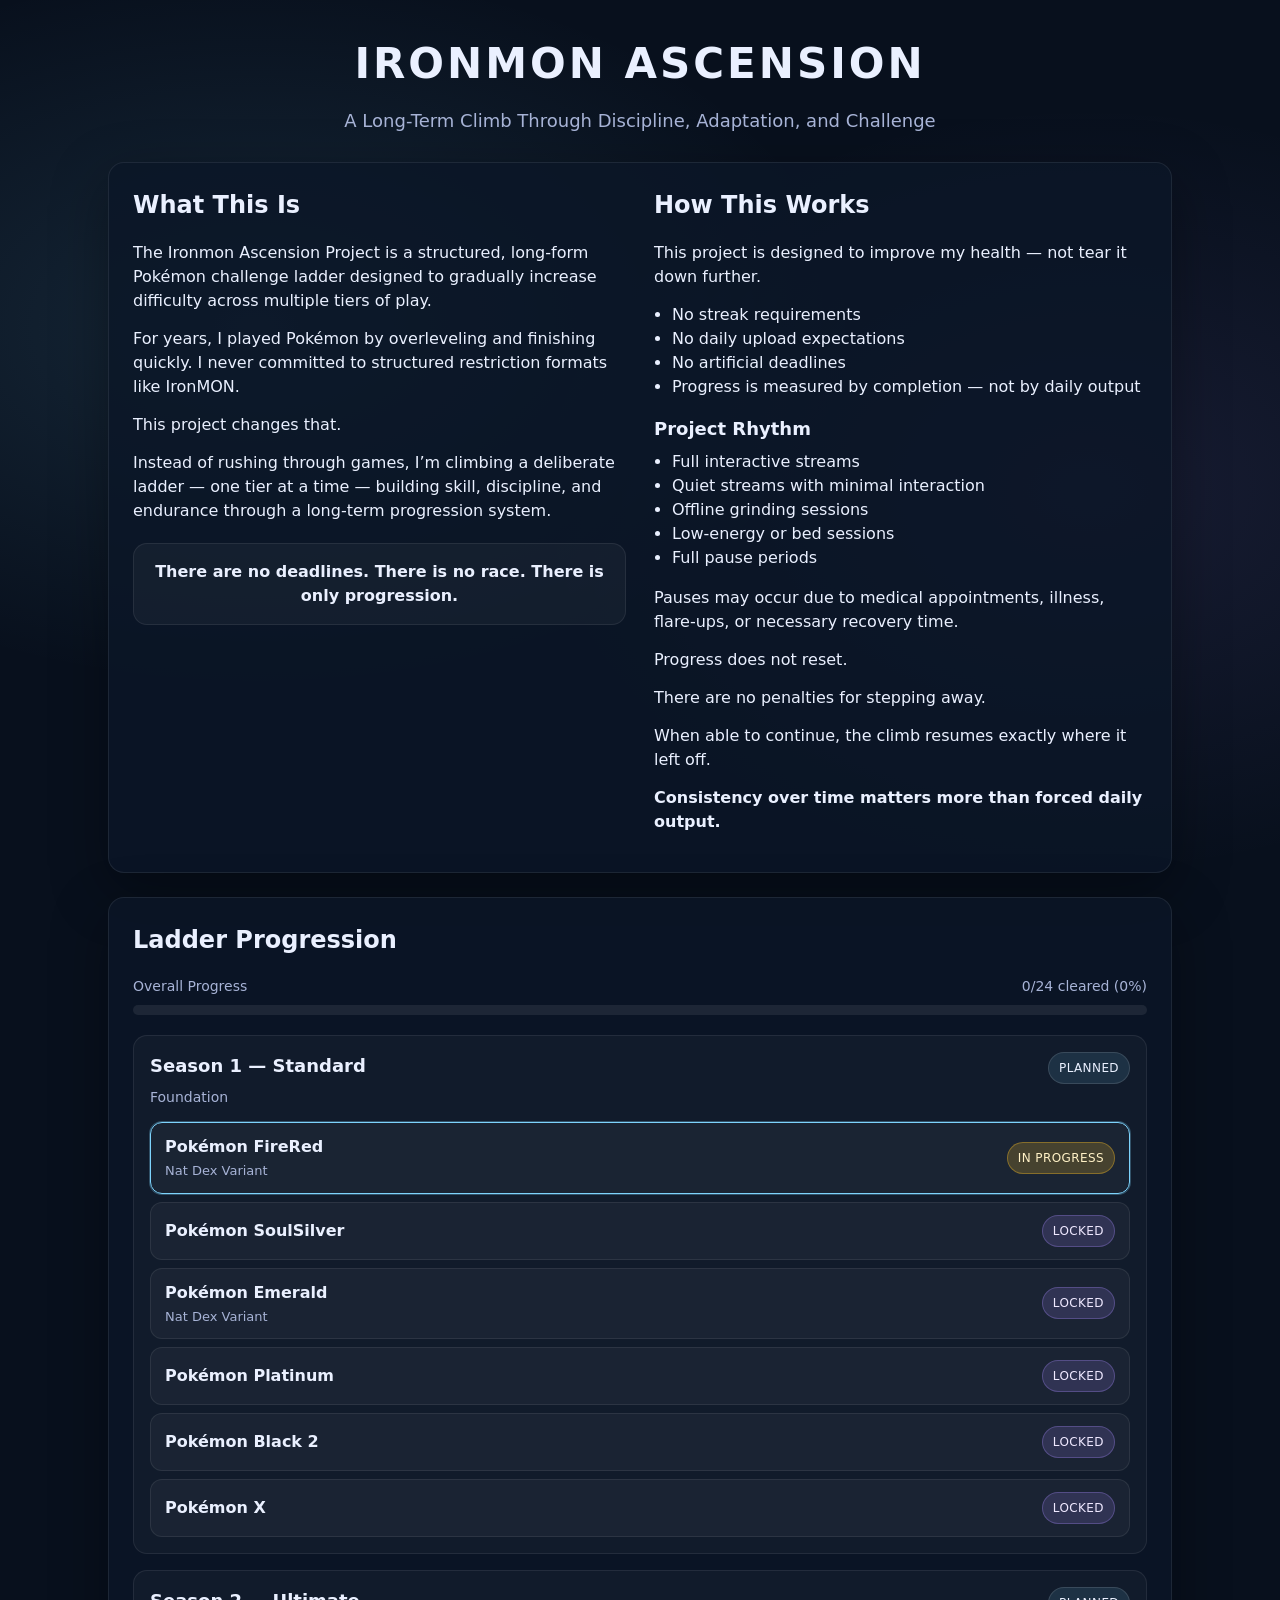
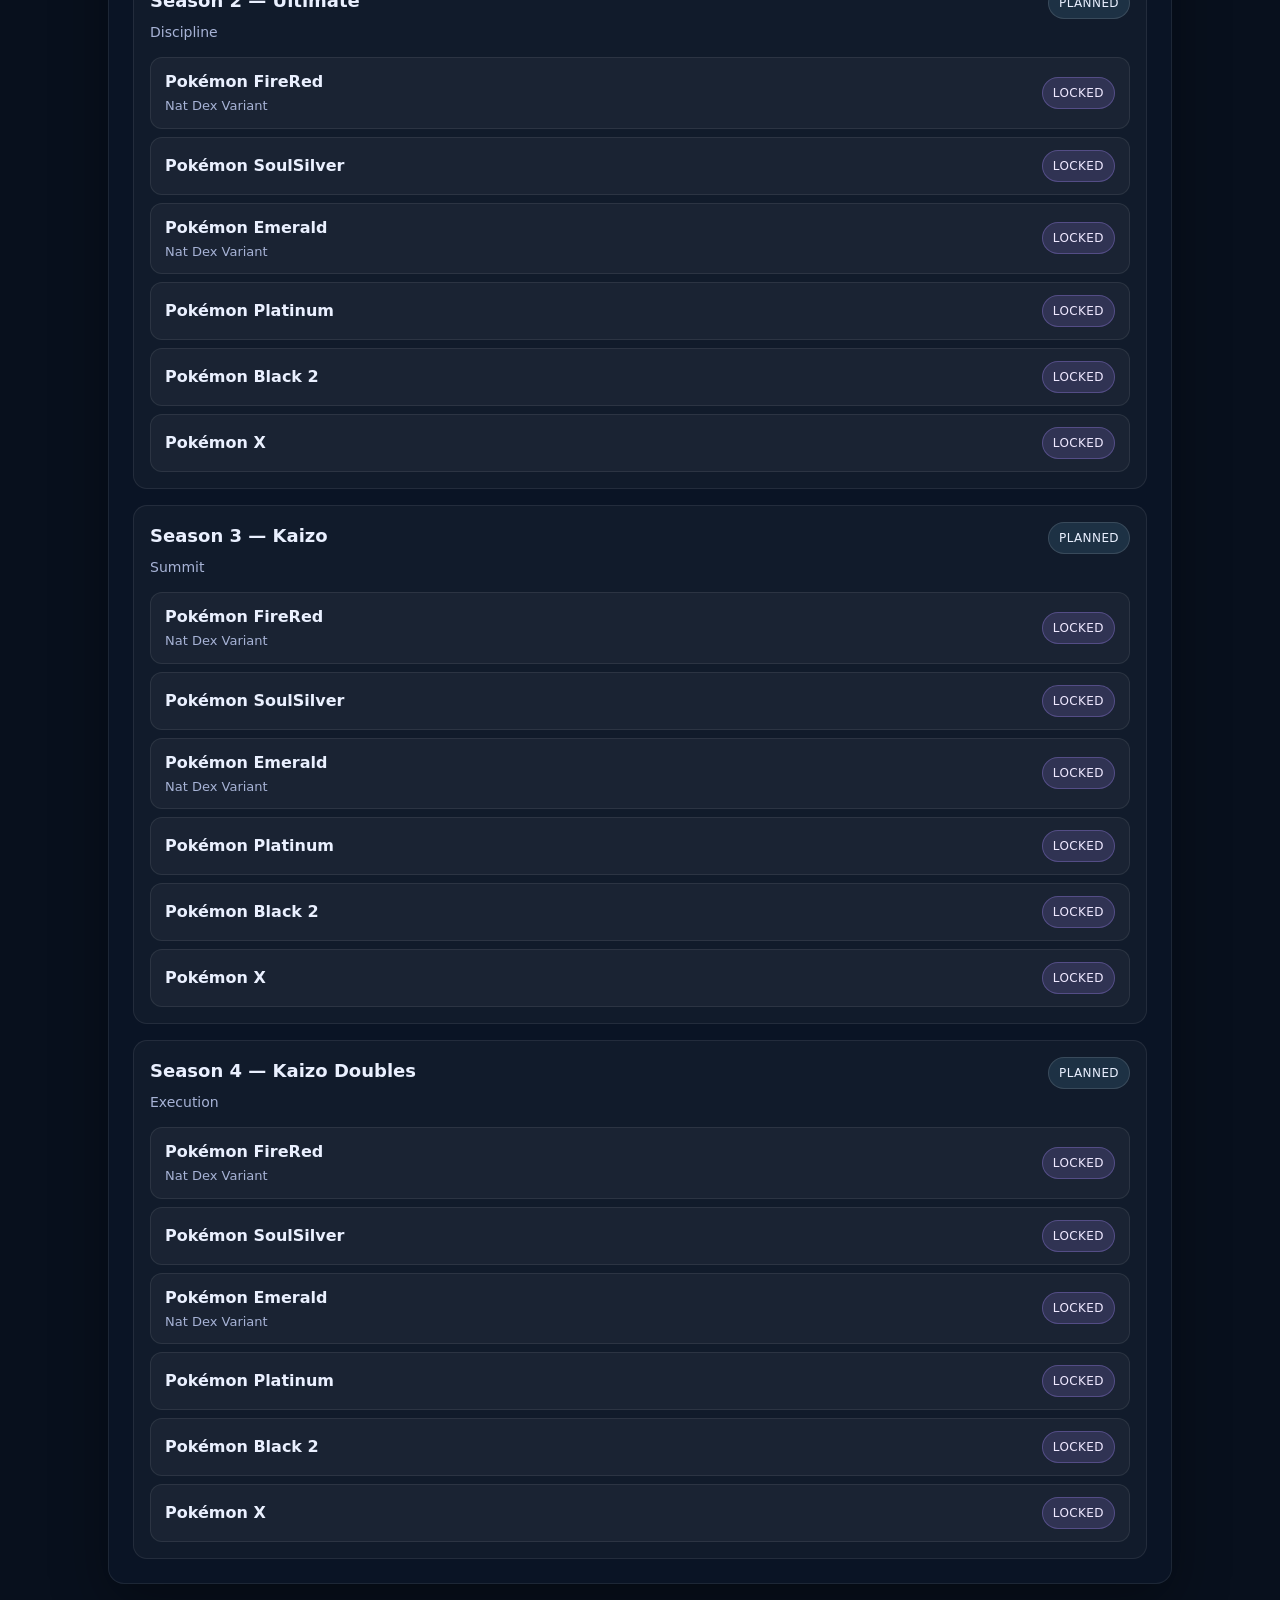
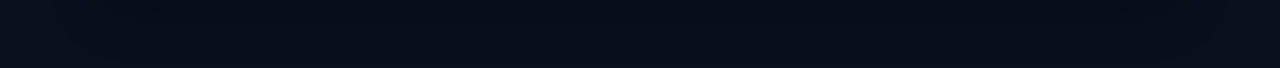
<file: index.html>
<!doctype html>
<html lang="en">
<head>
  <meta charset="utf-8">
  <meta name="viewport" content="width=device-width,initial-scale=1">
  <meta name="description" content="Ironmon Ascension — a long-term Pokémon challenge ladder built around structured progression.">
  <title>Ironmon Ascension</title>
  <link rel="stylesheet" href="assets/style.css">
</head>
<body>
<div class="wrap">
<section class="hero">
  <h1 class="title">Ironmon Ascension</h1>
  <p class="subtitle">A Long-Term Climb Through Discipline, Adaptation, and Challenge</p>
</section><section class="card">
  <div class="two-col">
    <div>
      <h2>What This Is</h2>

              <p>The Ironmon Ascension Project is a structured, long-form Pokémon challenge ladder designed to gradually increase difficulty across multiple tiers of play.</p>
              <p>For years, I played Pokémon by overleveling and finishing quickly. I never committed to structured restriction formats like IronMON.</p>
              <p>This project changes that.</p>
              <p>Instead of rushing through games, I’m climbing a deliberate ladder — one tier at a time — building skill, discipline, and endurance through a long-term progression system.</p>
      
      <div class="quote">
        There are no deadlines. There is no race. There is only progression.      </div>
    </div>

    <div>
      <h2>How This Works</h2>

      <p>This project is designed to improve my health — not tear it down further.</p>

      <ul>
                  <li>No streak requirements</li>
                  <li>No daily upload expectations</li>
                  <li>No artificial deadlines</li>
                  <li>Progress is measured by completion — not by daily output</li>
              </ul>

      <h3>Project Rhythm</h3>
      <ul>
                  <li>Full interactive streams</li>
                  <li>Quiet streams with minimal interaction</li>
                  <li>Offline grinding sessions</li>
                  <li>Low-energy or bed sessions</li>
                  <li>Full pause periods</li>
              </ul>

      <p>Pauses may occur due to medical appointments, illness, flare-ups, or necessary recovery time.</p>

              <p>Progress does not reset.</p>
              <p>There are no penalties for stepping away.</p>
              <p>When able to continue, the climb resumes exactly where it left off.</p>
      
      <p><strong>Consistency over time matters more than forced daily output.</strong></p>
    </div>
  </div>
</section><section class="card">
  <h2>Ladder Progression</h2>

  
  <div class="progress-wrap">
    <div class="progress-meta">
      <span>Overall Progress</span>
      <span>0/24 cleared (0%)</span>
    </div>
    <div class="progress-bar">
      <div class="progress-fill" style="width: 0%;"></div>
    </div>
  </div>

      
    <div class="season">
      <div class="season-head">
        <div>
          <h3>Season 1 — Standard</h3>
          <p class="season-tag">Foundation</p>
        </div>
        <span class="pill">Planned</span>
      </div>

      <div class="game-list">
                  
          <div class="game-row active">
            <div>
              <div class="game-name">Pokémon FireRed</div>

                              <div class="game-note">Nat Dex Variant</div>
              
                          </div>

            <span class="status in_progress">
              IN PROGRESS            </span>
          </div>
                  
          <div class="game-row">
            <div>
              <div class="game-name">Pokémon SoulSilver</div>

              
                          </div>

            <span class="status locked">
              LOCKED            </span>
          </div>
                  
          <div class="game-row">
            <div>
              <div class="game-name">Pokémon Emerald</div>

                              <div class="game-note">Nat Dex Variant</div>
              
                          </div>

            <span class="status locked">
              LOCKED            </span>
          </div>
                  
          <div class="game-row">
            <div>
              <div class="game-name">Pokémon Platinum</div>

              
                          </div>

            <span class="status locked">
              LOCKED            </span>
          </div>
                  
          <div class="game-row">
            <div>
              <div class="game-name">Pokémon Black 2</div>

              
                          </div>

            <span class="status locked">
              LOCKED            </span>
          </div>
                  
          <div class="game-row">
            <div>
              <div class="game-name">Pokémon X</div>

              
                          </div>

            <span class="status locked">
              LOCKED            </span>
          </div>
              </div>
    </div>
      
    <div class="season">
      <div class="season-head">
        <div>
          <h3>Season 2 — Ultimate</h3>
          <p class="season-tag">Discipline</p>
        </div>
        <span class="pill">Planned</span>
      </div>

      <div class="game-list">
                  
          <div class="game-row">
            <div>
              <div class="game-name">Pokémon FireRed</div>

                              <div class="game-note">Nat Dex Variant</div>
              
                          </div>

            <span class="status locked">
              LOCKED            </span>
          </div>
                  
          <div class="game-row">
            <div>
              <div class="game-name">Pokémon SoulSilver</div>

              
                          </div>

            <span class="status locked">
              LOCKED            </span>
          </div>
                  
          <div class="game-row">
            <div>
              <div class="game-name">Pokémon Emerald</div>

                              <div class="game-note">Nat Dex Variant</div>
              
                          </div>

            <span class="status locked">
              LOCKED            </span>
          </div>
                  
          <div class="game-row">
            <div>
              <div class="game-name">Pokémon Platinum</div>

              
                          </div>

            <span class="status locked">
              LOCKED            </span>
          </div>
                  
          <div class="game-row">
            <div>
              <div class="game-name">Pokémon Black 2</div>

              
                          </div>

            <span class="status locked">
              LOCKED            </span>
          </div>
                  
          <div class="game-row">
            <div>
              <div class="game-name">Pokémon X</div>

              
                          </div>

            <span class="status locked">
              LOCKED            </span>
          </div>
              </div>
    </div>
      
    <div class="season">
      <div class="season-head">
        <div>
          <h3>Season 3 — Kaizo</h3>
          <p class="season-tag">Summit</p>
        </div>
        <span class="pill">Planned</span>
      </div>

      <div class="game-list">
                  
          <div class="game-row">
            <div>
              <div class="game-name">Pokémon FireRed</div>

                              <div class="game-note">Nat Dex Variant</div>
              
                          </div>

            <span class="status locked">
              LOCKED            </span>
          </div>
                  
          <div class="game-row">
            <div>
              <div class="game-name">Pokémon SoulSilver</div>

              
                          </div>

            <span class="status locked">
              LOCKED            </span>
          </div>
                  
          <div class="game-row">
            <div>
              <div class="game-name">Pokémon Emerald</div>

                              <div class="game-note">Nat Dex Variant</div>
              
                          </div>

            <span class="status locked">
              LOCKED            </span>
          </div>
                  
          <div class="game-row">
            <div>
              <div class="game-name">Pokémon Platinum</div>

              
                          </div>

            <span class="status locked">
              LOCKED            </span>
          </div>
                  
          <div class="game-row">
            <div>
              <div class="game-name">Pokémon Black 2</div>

              
                          </div>

            <span class="status locked">
              LOCKED            </span>
          </div>
                  
          <div class="game-row">
            <div>
              <div class="game-name">Pokémon X</div>

              
                          </div>

            <span class="status locked">
              LOCKED            </span>
          </div>
              </div>
    </div>
      
    <div class="season">
      <div class="season-head">
        <div>
          <h3>Season 4 — Kaizo Doubles</h3>
          <p class="season-tag">Execution</p>
        </div>
        <span class="pill">Planned</span>
      </div>

      <div class="game-list">
                  
          <div class="game-row">
            <div>
              <div class="game-name">Pokémon FireRed</div>

                              <div class="game-note">Nat Dex Variant</div>
              
                          </div>

            <span class="status locked">
              LOCKED            </span>
          </div>
                  
          <div class="game-row">
            <div>
              <div class="game-name">Pokémon SoulSilver</div>

              
                          </div>

            <span class="status locked">
              LOCKED            </span>
          </div>
                  
          <div class="game-row">
            <div>
              <div class="game-name">Pokémon Emerald</div>

                              <div class="game-note">Nat Dex Variant</div>
              
                          </div>

            <span class="status locked">
              LOCKED            </span>
          </div>
                  
          <div class="game-row">
            <div>
              <div class="game-name">Pokémon Platinum</div>

              
                          </div>

            <span class="status locked">
              LOCKED            </span>
          </div>
                  
          <div class="game-row">
            <div>
              <div class="game-name">Pokémon Black 2</div>

              
                          </div>

            <span class="status locked">
              LOCKED            </span>
          </div>
                  
          <div class="game-row">
            <div>
              <div class="game-name">Pokémon X</div>

              
                          </div>

            <span class="status locked">
              LOCKED            </span>
          </div>
              </div>
    </div>
  </section></div>
</body>
</html>
</file>
<file: assets/style.css>
:root{
  --bg:#08101d;
  --panel:#0f1b31;
  --panel-2:#13203a;
  --text:#eaf0ff;
  --muted:#a7b3d6;
  --accent:#7dd3fc;
  --accent2:#a78bfa;
  --border:rgba(255,255,255,.08);
  --shadow:0 18px 55px rgba(0,0,0,.35);
  --radius:16px;
  --max:1100px;
}

*{box-sizing:border-box;}

body{
  margin:0;
  font-family:system-ui,-apple-system,Segoe UI,Roboto,Helvetica,Arial,sans-serif;
  color:var(--text);
  background:
    radial-gradient(1000px 600px at 20% 10%, rgba(125,211,252,.12), transparent 60%),
    radial-gradient(1000px 700px at 85% 15%, rgba(167,139,250,.10), transparent 55%),
    var(--bg);
  line-height:1.5;
}

.wrap{
  max-width:var(--max);
  margin:0 auto;
  padding:32px 18px 60px;
}

.hero{
  text-align:center;
  margin-bottom:28px;
}

.title{
  margin:0;
  font-size:42px;
  font-weight:900;
  letter-spacing:3px;
  text-transform:uppercase;
}

.subtitle{
  margin:12px auto 0;
  max-width:800px;
  color:var(--muted);
  font-size:18px;
}

.card{
  background:rgba(12,22,40,.82);
  border:1px solid var(--border);
  border-radius:var(--radius);
  padding:24px;
  box-shadow:var(--shadow);
  margin-bottom:24px;
}

.card h2{
  margin:0 0 18px;
  font-size:24px;
}

.card h3{
  margin:0 0 8px;
  font-size:18px;
}

.two-col{
  display:grid;
  grid-template-columns:1fr 1fr;
  gap:28px;
}

.two-col p{
  margin:0 0 14px;
}

.two-col ul{
  margin:0 0 16px 18px;
  padding:0;
}

.quote{
  margin-top:20px;
  padding:16px;
  border:1px solid var(--border);
  border-radius:14px;
  background:rgba(255,255,255,.04);
  font-weight:800;
  text-align:center;
}

.season{
  margin-top:16px;
  border:1px solid var(--border);
  border-radius:14px;
  padding:16px;
  background:rgba(255,255,255,.03);
}

.season-head{
  display:flex;
  justify-content:space-between;
  align-items:flex-start;
  gap:12px;
  margin-bottom:14px;
}

.season-tag{
  margin:4px 0 0;
  color:var(--muted);
  font-size:14px;
}

.pill,
.status{
  display:inline-block;
  padding:6px 10px;
  border-radius:999px;
  border:1px solid rgba(255,255,255,.12);
  font-size:12px;
  text-transform:uppercase;
  letter-spacing:.4px;
}

.pill{
  background:rgba(125,211,252,.12);
  color:var(--text);
}

.game-list{
  display:flex;
  flex-direction:column;
  gap:8px;
}

.game-row{
  display:flex;
  justify-content:space-between;
  align-items:center;
  gap:14px;
  padding:12px 14px;
  border-radius:12px;
  background:rgba(255,255,255,.04);
  border:1px solid var(--border);
}

.game-name{
  font-weight:700;
}

.game-note{
  color:var(--muted);
  font-size:13px;
  margin-top:2px;
}

.status.locked{
  background:rgba(167,139,250,.16);
  border-color:rgba(167,139,250,.30);
  color:#efe8ff;
}

@media (max-width: 820px){
  .two-col{
    grid-template-columns:1fr;
  }

  .title{
    font-size:32px;
  }

  .subtitle{
    font-size:16px;
  }

  .season-head,
  .game-row{
    flex-direction:column;
    align-items:flex-start;
  }
}
.status.completed{
  background:rgba(52,211,153,.20);
  border-color:rgba(52,211,153,.35);
  color:#d7ffef;
}

.status.in_progress{
  background:rgba(251,191,36,.20);
  border-color:rgba(251,191,36,.35);
  color:#fff1c6;
}

.game-row.active{
  border-color: var(--accent);
  box-shadow: 0 0 0 1px rgba(125,211,252,.3);
}
.progress-wrap{
  margin:0 0 20px;
}

.progress-meta{
  display:flex;
  justify-content:space-between;
  align-items:center;
  gap:12px;
  margin-bottom:8px;
  font-size:14px;
  color:var(--muted);
}

.progress-bar{
  height:10px;
  border-radius:999px;
  background:rgba(255,255,255,.08);
  overflow:hidden;
}

.progress-fill{
  height:100%;
  width:0;
  border-radius:999px;
  background:linear-gradient(90deg,var(--accent),var(--accent2));
  transition:width .25s ease;
}

.game-link{
  margin-top:8px;
}

.game-link a{
  display:inline-block;
  font-size:13px;
  color:var(--accent);
  text-decoration:none;
  font-weight:600;
}

.game-link a:hover{
  text-decoration:underline;
}
</file>
